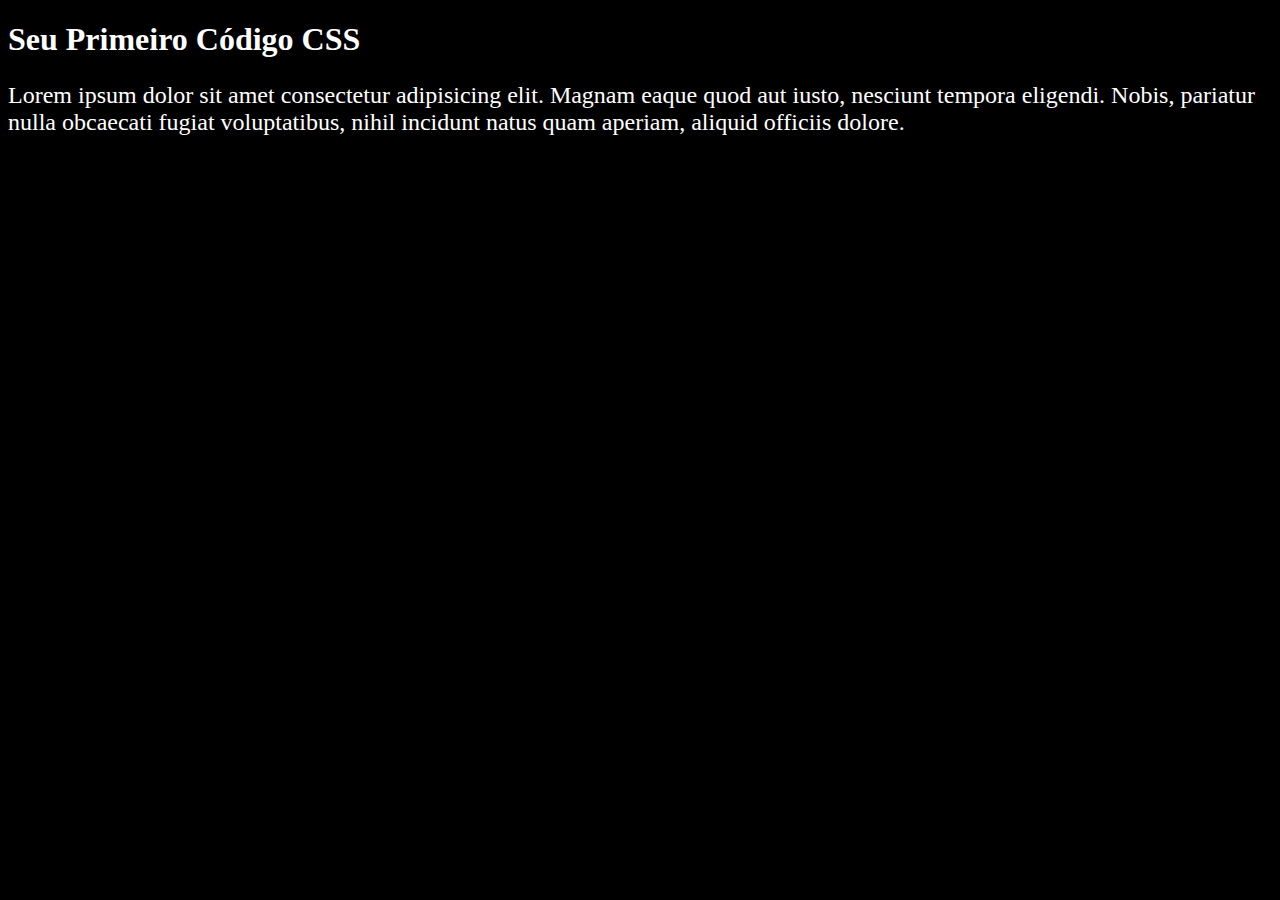
<file: 03-seu-primeiro-css/index.html>
<!DOCTYPE html>
<html lang="pt-br">

<head>
    <meta charset="UTF-8">
    <meta name="viewport" content="width=device-width, initial-scale=1.0">
    <title>Seu Primeiro Código CSS</title>

    <style>
        h1{
            color: white;
        }

    </style>

    <link rel="stylesheet" href="style.css">
</head>

<body style="background-color: black;">
    <h1>Seu Primeiro Código CSS</h1>
    <p>Lorem ipsum dolor sit amet consectetur adipisicing elit. Magnam eaque quod aut iusto, nesciunt tempora eligendi. Nobis, pariatur nulla obcaecati fugiat voluptatibus, nihil incidunt natus quam aperiam, aliquid officiis dolore.</p>
</body>

</html>
</file>
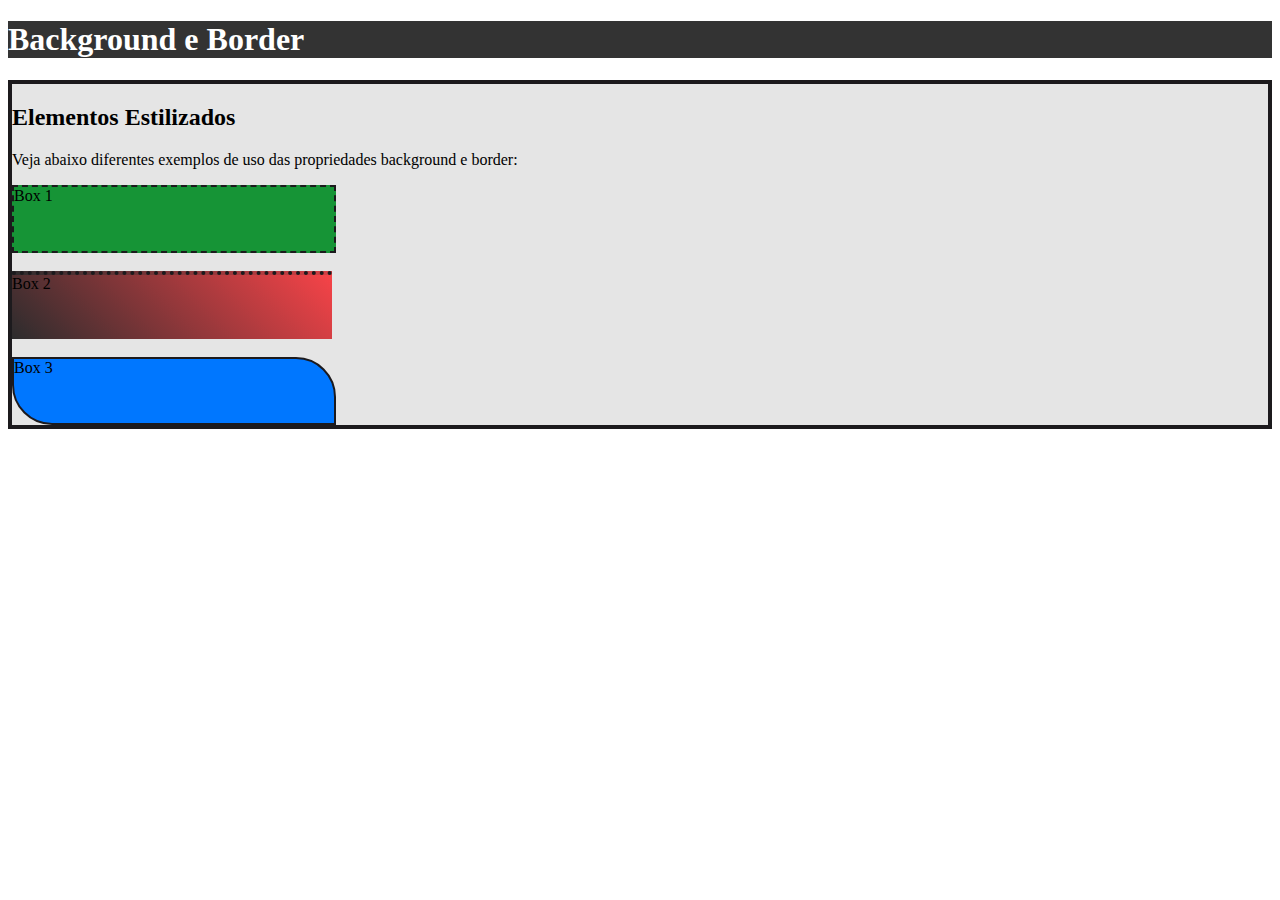
<file: 06-background-e-border/index.html>
<!DOCTYPE html>
<html lang="pt-BR">
<head>
    <meta charset="UTF-8">
    <meta name="viewport" content="width=device-width, initial-scale=1.0">
    <title>Background e Border</title>

    <link rel="stylesheet" href="style.css">
</head>

<body>
    <header>
        <h1>Background e Border</h1>
    </header>

    <main>
        <h2>Elementos Estilizados</h2>
        <p>Veja abaixo diferentes exemplos de uso das propriedades background e border:</p>
        
        <section>
            <div class="box box1">Box 1</div>
            <br>
            <div class="box box2">Box 2</div>
            <br>
            <div class="box box3">Box 3</div>
        </section>
    </main>
</body>
</html>
</file>
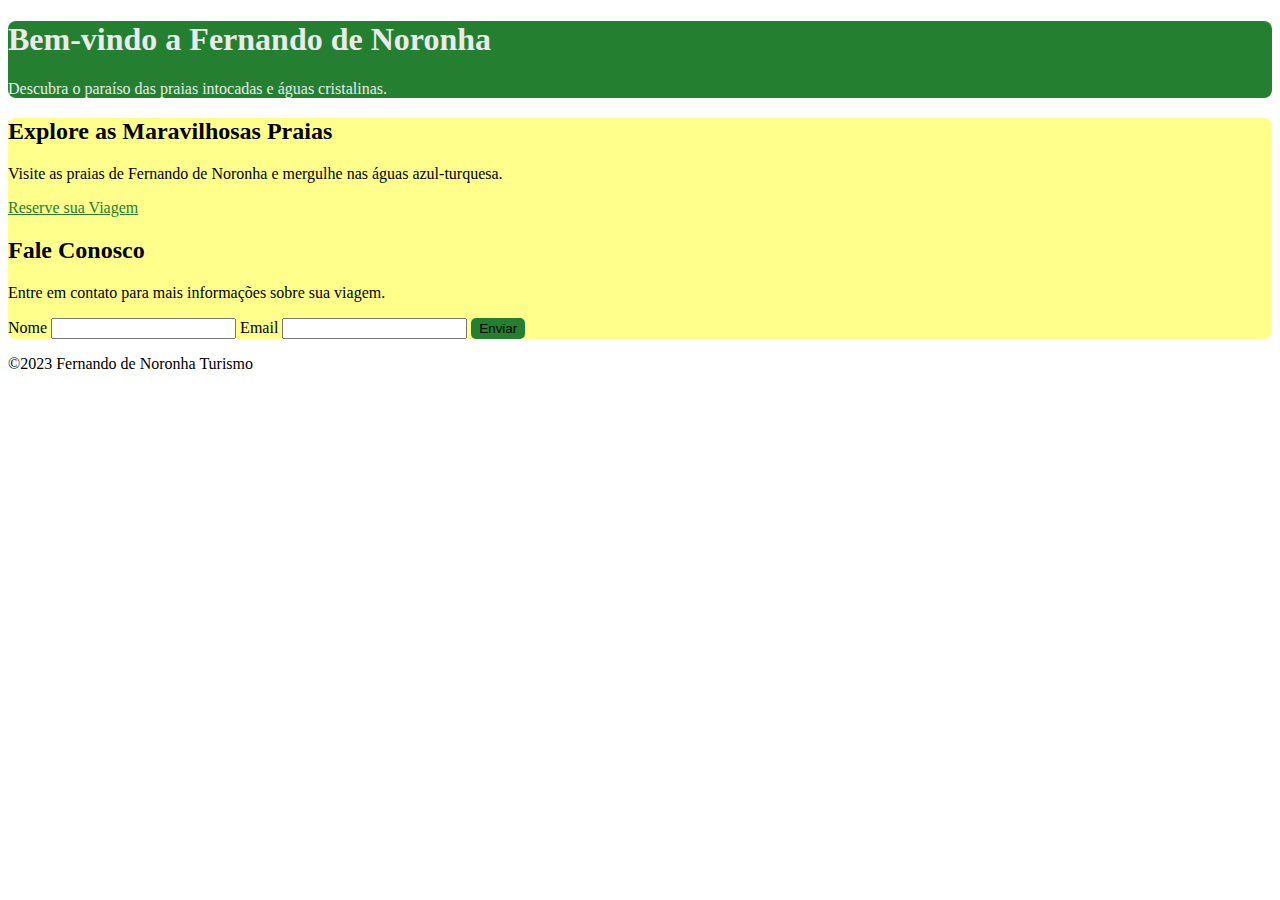
<file: 08-exercicio-01/index.html>
<!DOCTYPE html>
<html lang="pt-BR">
<head>
    <meta charset="UTF-8">
    <meta name="viewport" content="width=device-width, initial-scale=1.0">
    <title>Exercício 01</title>

    <link rel="stylesheet" href="style.css">
</head>

<body>
    <header>
        <h1>Bem-vindo a Fernando de Noronha</h1>
        <p>Descubra o paraíso das praias intocadas e águas cristalinas.</p>
    </header>

    <main>
        <section>
            <h2>Explore as Maravilhosas Praias</h2>
            <p>Visite as praias de Fernando de Noronha e mergulhe nas águas azul-turquesa.</p>
            <a href="#contact">Reserve sua Viagem</a>
        </section>

        <section id="contact">
            <h2>Fale Conosco</h2>
            <p>Entre em contato para mais informações sobre sua viagem.</p>
            <form>
                <label for="name">Nome</label>
                <input type="text" id="name" name="name" required>
                <label for="email">Email</label>
                <input type="email" id="email" name="email" required>
                <button type="submit">Enviar</button>
            </form>
        </section>
    </main>

    <footer>
        <p>&copy;2023 Fernando de Noronha Turismo</p>
    </footer>
</body>
</html>
</file>
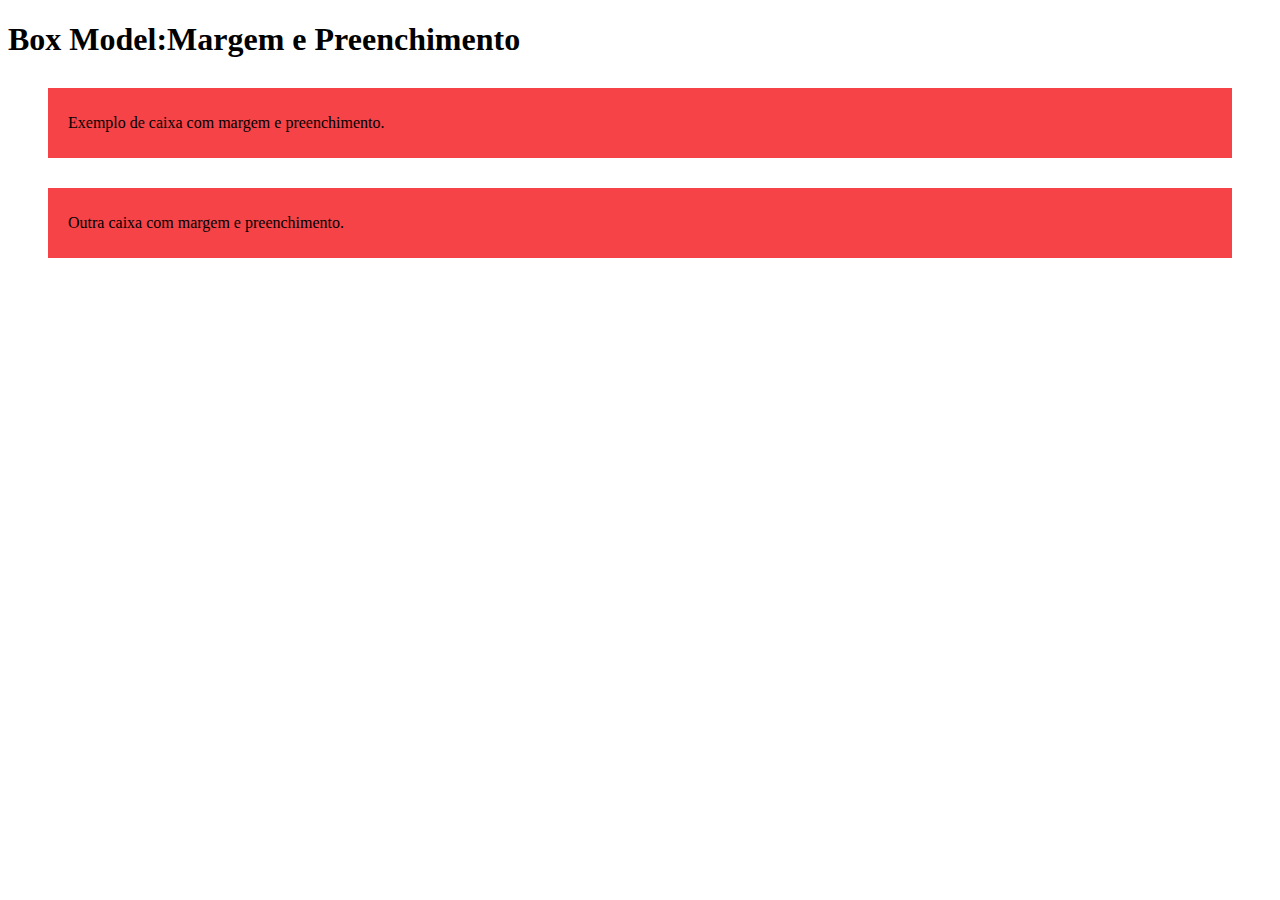
<file: 09-box-model/index.html>
<!DOCTYPE html>
<html lang="pt-BR">
<head>
    <meta charset="UTF-8">
    <meta name="viewport" content="width=device-width, initial-scale=1.0">
    <title>Box Model: Margem e Preenchimento</title>
    <link rel="stylesheet" href="style.css">
</head>

<body>
    <h1>Box Model:Margem e Preenchimento</h1>

    <div class="box box1">
        <p>Exemplo de caixa com margem e preenchimento.</p>
    </div>

    <div class="box box2">
        <p>Outra caixa com margem e preenchimento.</p>
    </div>
</body>
</html>
</file>
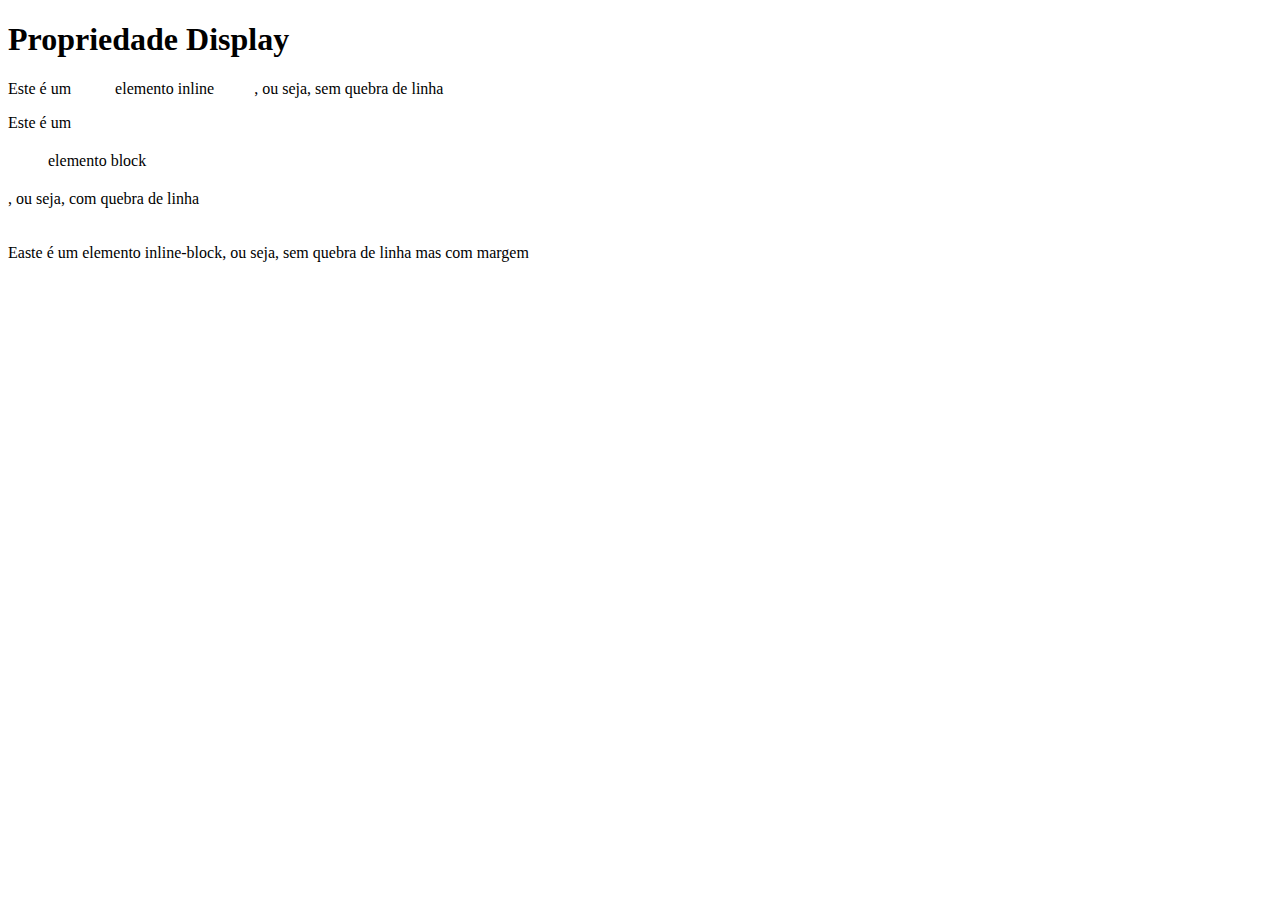
<file: 10-display/index.html>
<!DOCTYPE html>
<html lang="pt-BR">
<head>
    <meta charset="UTF-8">
    <meta name="viewport" content="width=device-width, initial-scale=1.0">
    <title>Display:inline, block e inline-block</title>
    <link rel="stylesheet" href="style.css">
</head>

<body>
    <main>
        <h1>Propriedade Display</h1>

        <p>Este é um <span class="inline">elemento inline</span>, ou seja, sem quebra de linha</p>
        <p>Este é um <span class="block">elemento block</span>, ou seja, com quebra de linha</p>
        <p>Easte é um <span class="inline-block">elemento inline-block</span>, ou seja, sem quebra de linha mas com margem</p>
    </main>
</body>
</html>
</file>
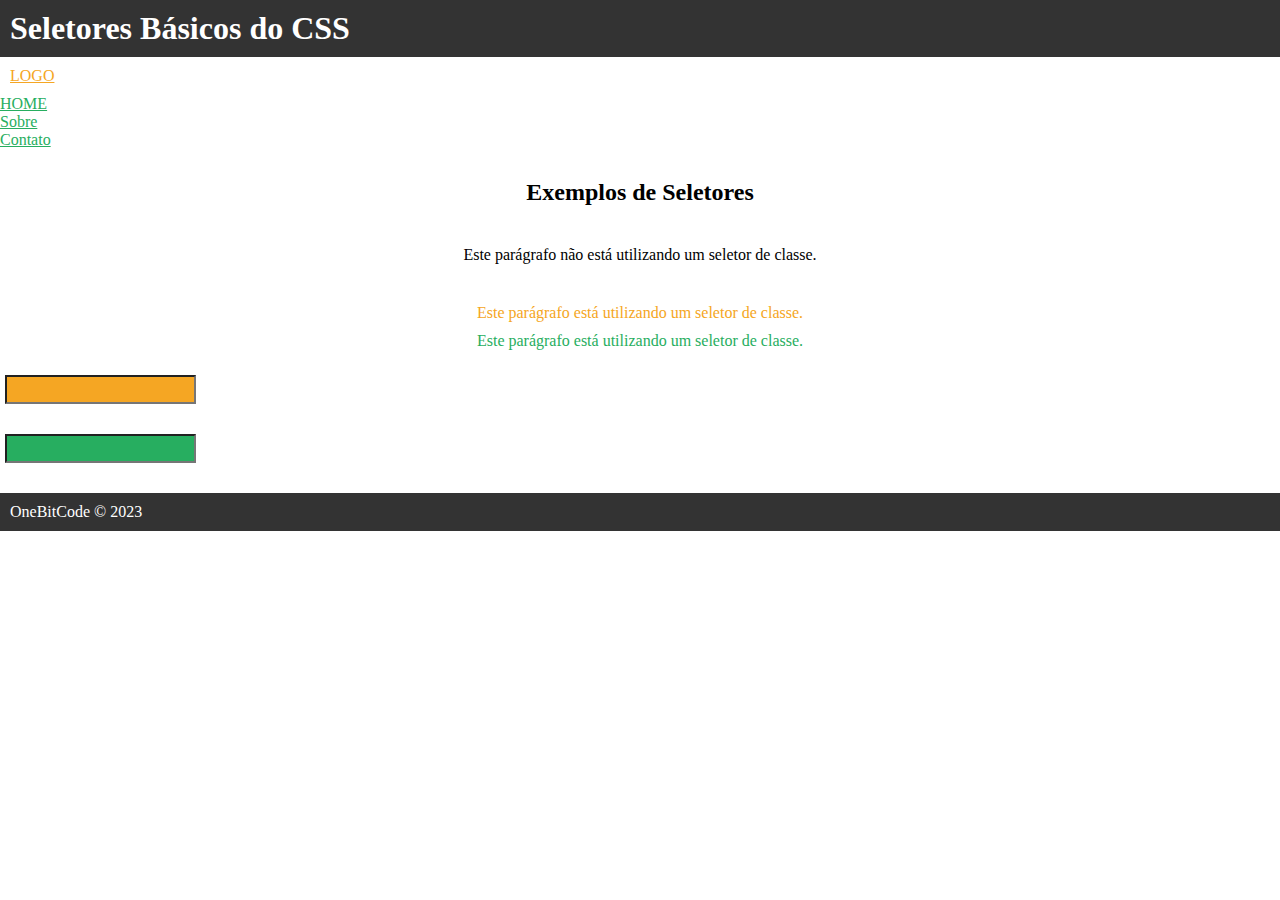
<file: 11-seletores-basicos/index.html>
<!DOCTYPE html>
<html lang="pt-BR">
<head>
    <meta charset="UTF-8">
    <meta name="viewport" content="width=device-width, initial-scale=1.0">
    <title>Seletores Básicos do CSS</title>
    <link rel="stylesheet" href="style.css">
</head>

<body>
    <header>
        <h1>Seletores Básicos do CSS</h1>
    </header>

    <nav>
        <a href="#">LOGO</a>
        <ul>
            <li><a href="#">HOME</a></li>
            <li><a href="#">Sobre</a></li>
            <li><a href="#">Contato</a></li>
        </ul>
    </nav>

    <section id="secao-principal">
        <h2>Exemplos de Seletores</h2>
        <p>Este parágrafo não está utilizando um seletor de classe.</p>
        <p class="laranja">
            Este parágrafo está utilizando um seletor de classe.
        </p>
        <p class="verde">Este parágrafo está utilizando um seletor de classe.</p>
    </section>

    <section>
        <form>
            <input type="text" name="email">
            <input type="password" name="password">
        </form>
    </section>

    <footer>
        <p>OneBitCode &copy; 2023</p>
    </footer>
</body>
</html>
</file>
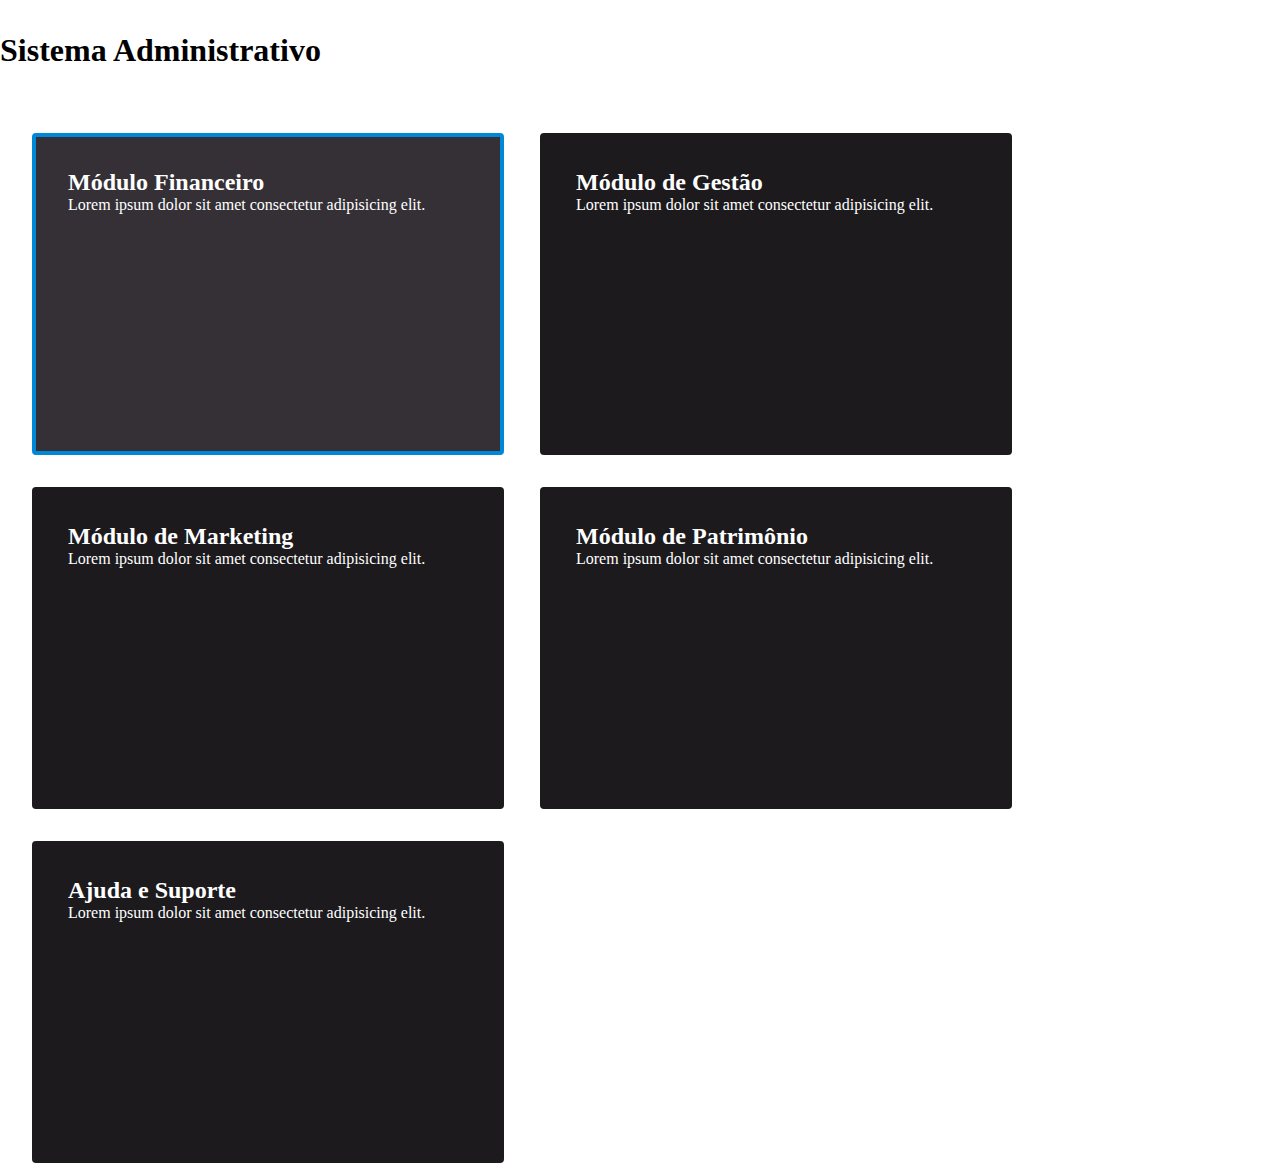
<file: 13-exercício-02/index.html>
<!DOCTYPE html>
<html lang="en">

<head>
    <meta charset="UTF-8">
    <meta name="viewport" content="width=device-width, initial-scale=1.0">
    <title>Exercício 2</title>
    <link rel="stylesheet" href="style.css">
</head>

<body>
    <h1>Sistema Administrativo</h1>

    <ul>
        <li class="selected">
            <h2>Módulo Financeiro</h2>
            <p>Lorem ipsum dolor sit amet consectetur adipisicing elit.</p>
        </li>
        <li class="hidden">
            <h2>Módulo de RH</h2>
            <p>Lorem ipsum dolor sit amet consectetur adipisicing elit.</p>
        </li>
        <li>
            <h2>Módulo de Gestão</h2>
            <p>Lorem ipsum dolor sit amet consectetur adipisicing elit.</p>
        </li>
        <li>
            <h2>Módulo de Marketing</h2>
            <p>Lorem ipsum dolor sit amet consectetur adipisicing elit.</p>
        </li>
        <li>
            <h2>Módulo de Patrimônio</h2>
            <p>Lorem ipsum dolor sit amet consectetur adipisicing elit.</p>
        </li>
        <li>
            <h2>Ajuda e Suporte</h2>
            <p>Lorem ipsum dolor sit amet consectetur adipisicing elit.</p>
        </li>
    </ul>
</body>
</html>
</file>
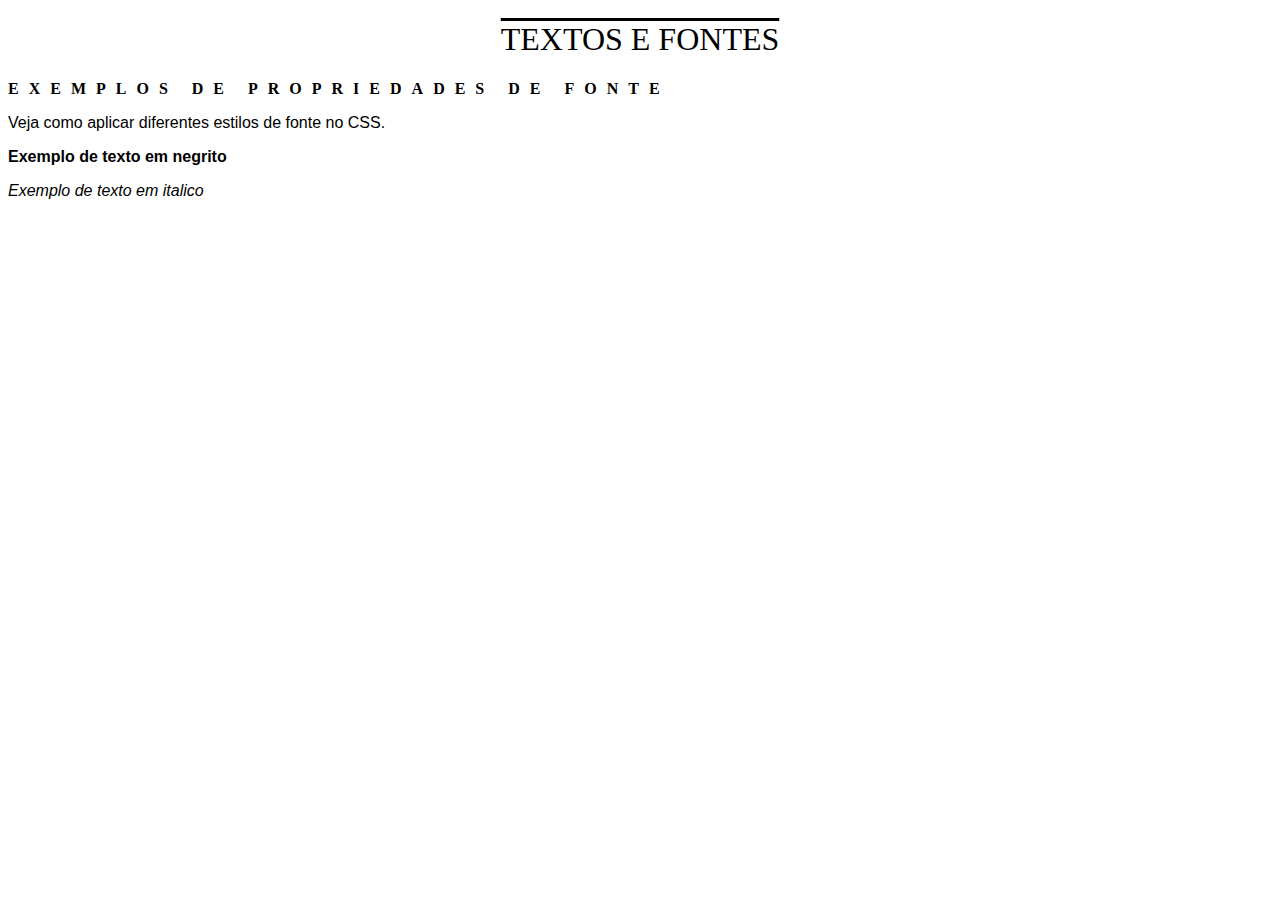
<file: 14-textos-e-fontes/index.html>
<!DOCTYPE html>
<html lang="pt-br">

<head>
    <meta charset="UTF-8">
    <meta name="viewport" content="width=device-width, initial-scale=1.0">
    <link rel="stylesheet" href="style.css">
    <title>Textos e Fontes</title>
</head>

<body>
    <header>
        <h1>Textos e Fontes</h1>
    </header>

    <section>
        <h2>Exemplos de Propriedades de Fonte</h2>
        <p>Veja como aplicar diferentes estilos de fonte no CSS.</p>
        <p class="bold">Exemplo de texto em negrito</p>
        <p class="italic">Exemplo de texto em italico</p>
    </section>
</body>

</html>
</file>
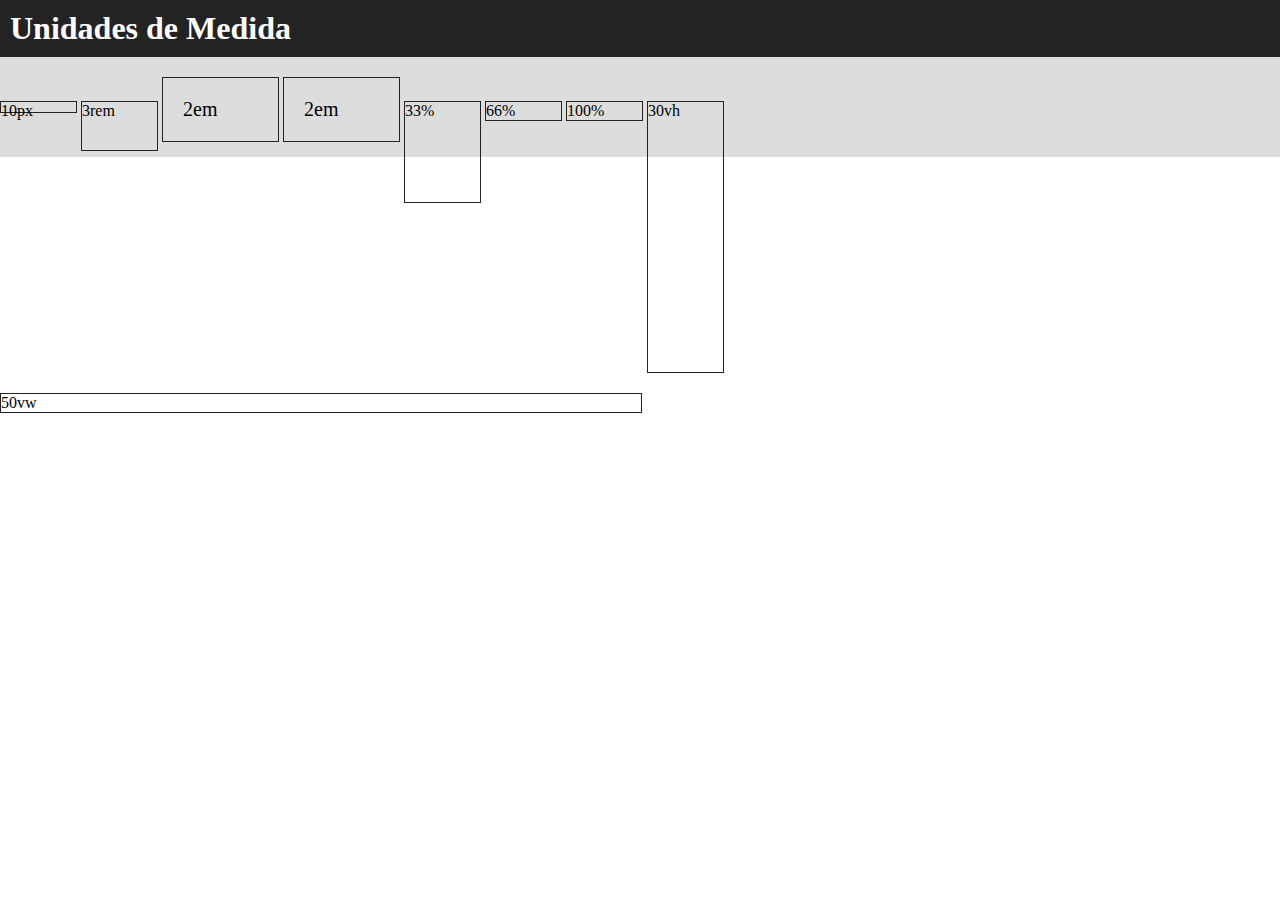
<file: 16-unidade-de-medidas/index.html>
<!DOCTYPE html>
<html lang="pt-br">

<head>
    <meta charset="UTF-8">
    <meta name="viewport" content="width=device-width, initial-scale=1.0">
    <link rel="stylesheet" href="style.css">
    <title>Unidades de Medida</title>
</head>

<body>
    <header>
        <h1>Unidades de Medida</h1>
    </header>

    <section>
        <div class="box px">10px</div>
        <div class="box rem">3rem</div>
        <div class="box em">2em</div>
        <div class="box em big">2em</div>
        <div class="box prcnt-33">33%</div>
        <div class="box prcnt-66">66%</div>
        <div class="box prcnt-100">100%</div>
        <div class="box vh">30vh</div>
        <div class="box vw">50vw</div>
    </section>

</body>

</html>
</file>
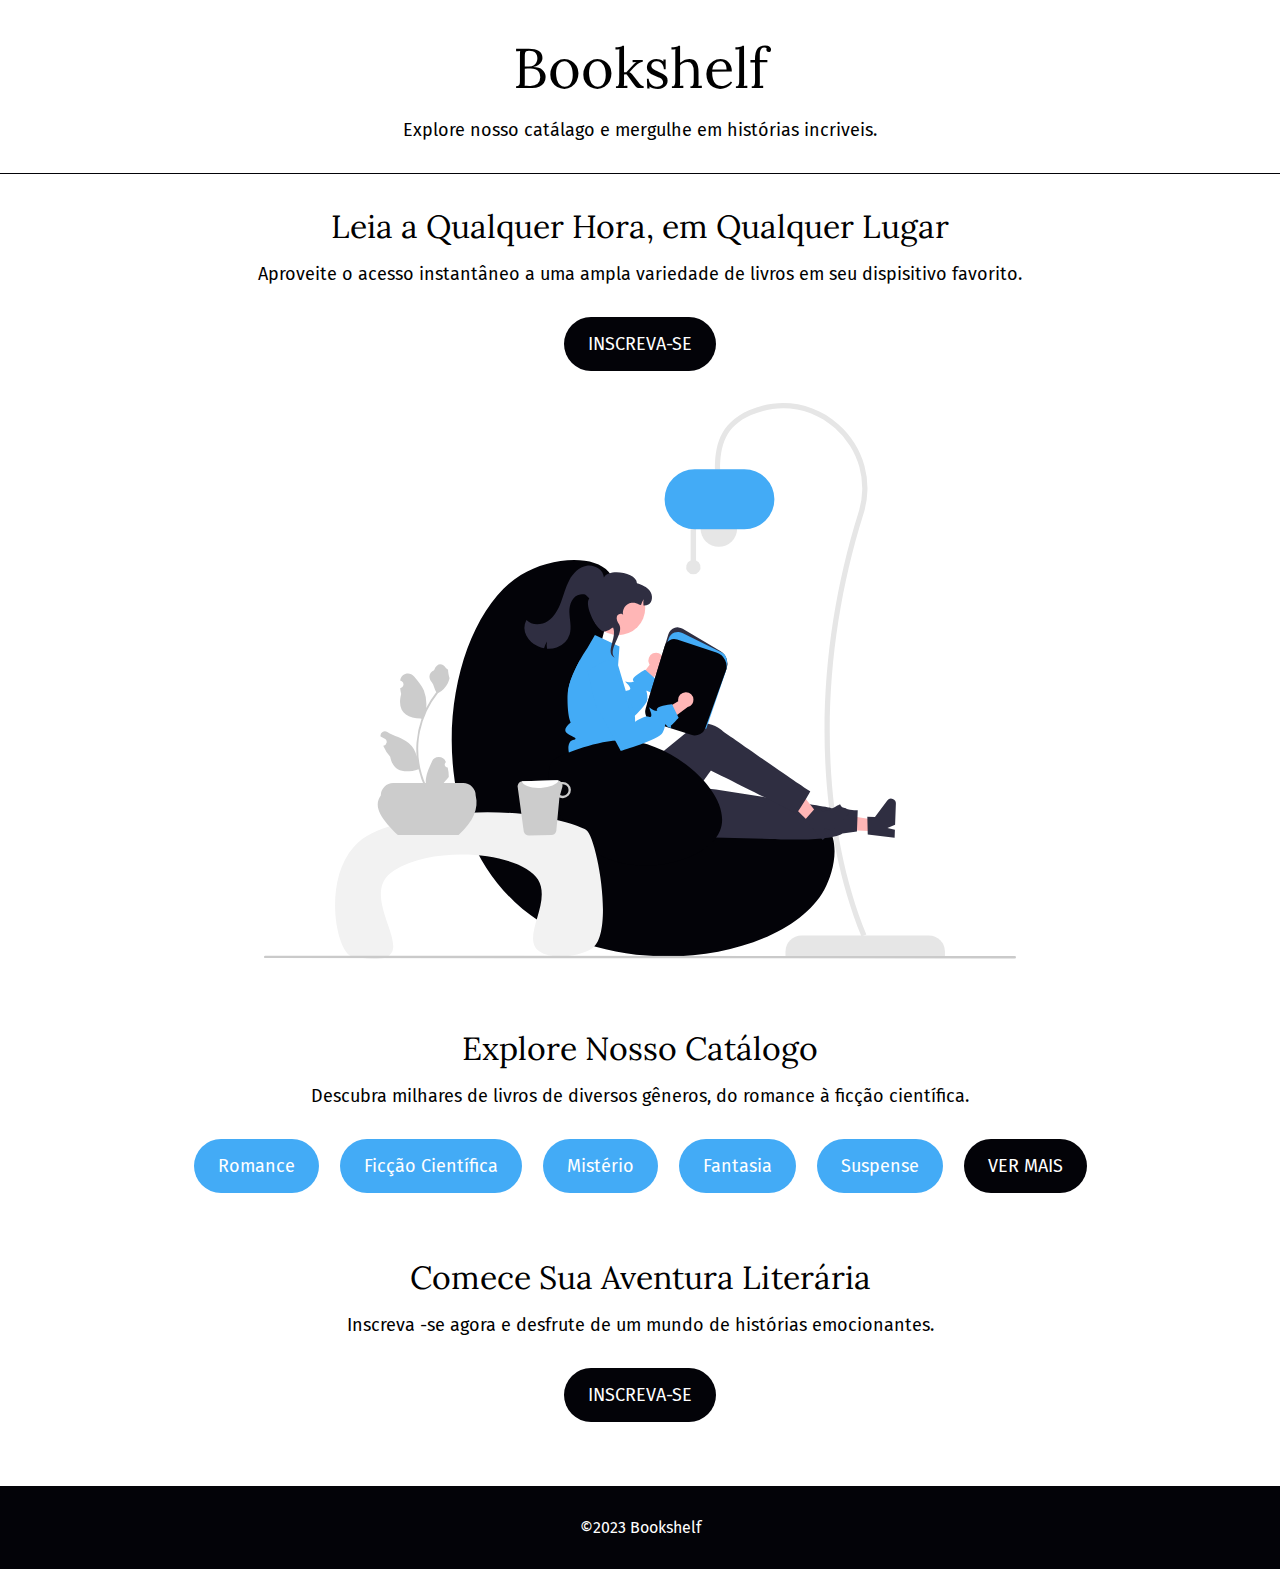
<file: 18-exercicio-03/index.html>
<!DOCTYPE html>
<html lang="pt-BR">
<head>
    <meta charset="UTF-8">
    <meta name="viewport" content="width=device-width, initial-scale=1.0">
    <title>Exercício 03</title>
    <link rel="stylesheet" href="style.css">
    <link rel="preconnect" href="https://fonts.googleapis.com">
    <link rel="preconnect" href="https://fonts.gstatic.com" crossorigin>
    <link href="https://fonts.googleapis.com/css2?family=Fira+Sans:wght@400;700&family=Lora&display=swap" rel="stylesheet">
</head>

<body>
    <header>
        <h1>Bookshelf</h1>
        <p>Explore nosso catálago e mergulhe em histórias incriveis.</p>
    </header>

    <main>
        <section class="feature">
            <h2>Leia a Qualquer Hora, em Qualquer Lugar</h2>
            <p>Aproveite o acesso instantâneo a uma ampla variedade de livros em seu dispisitivo favorito.</p>
            <a href="#" class="cta-button">Inscreva-se</a>
            <img src="Qvf96xBRVbNH1sNAuVuCh55z6vd0dtCROHO8tEVM.svg" alt="Pessoa lendo um livro">
        </section>

        <section class="catalog">
            <h2>Explore Nosso Catálogo</h2>
            <p>Descubra milhares de livros de diversos gêneros, do romance à ficção científica.</p>
            <ul class="genres">
                <li class="genre"><a href="#">Romance</a></li>
                <li class="genre"><a href="#">Ficção Científica</a></li>
                <li class="genre"><a href="#">Mistério</a></li>
                <li class="genre"><a href="#">Fantasia</a></li>
                <li class="genre"><a href="#">Suspense</a></li>
                <li class="see-more"><a href="#">Ver Mais</a></li>
            </ul>
        </section>

        <section class="cta">
            <h2>Comece Sua Aventura Literária</h2>
            <p>Inscreva -se agora e desfrute de um mundo de histórias emocionantes.</p>
            <a href="#" class="cta-button">Inscreva-se</a>
        </section>
    </main>

    <footer>
        <p>&copy;2023 Bookshelf</p>
    </footer>
</body>
</html>
</file>
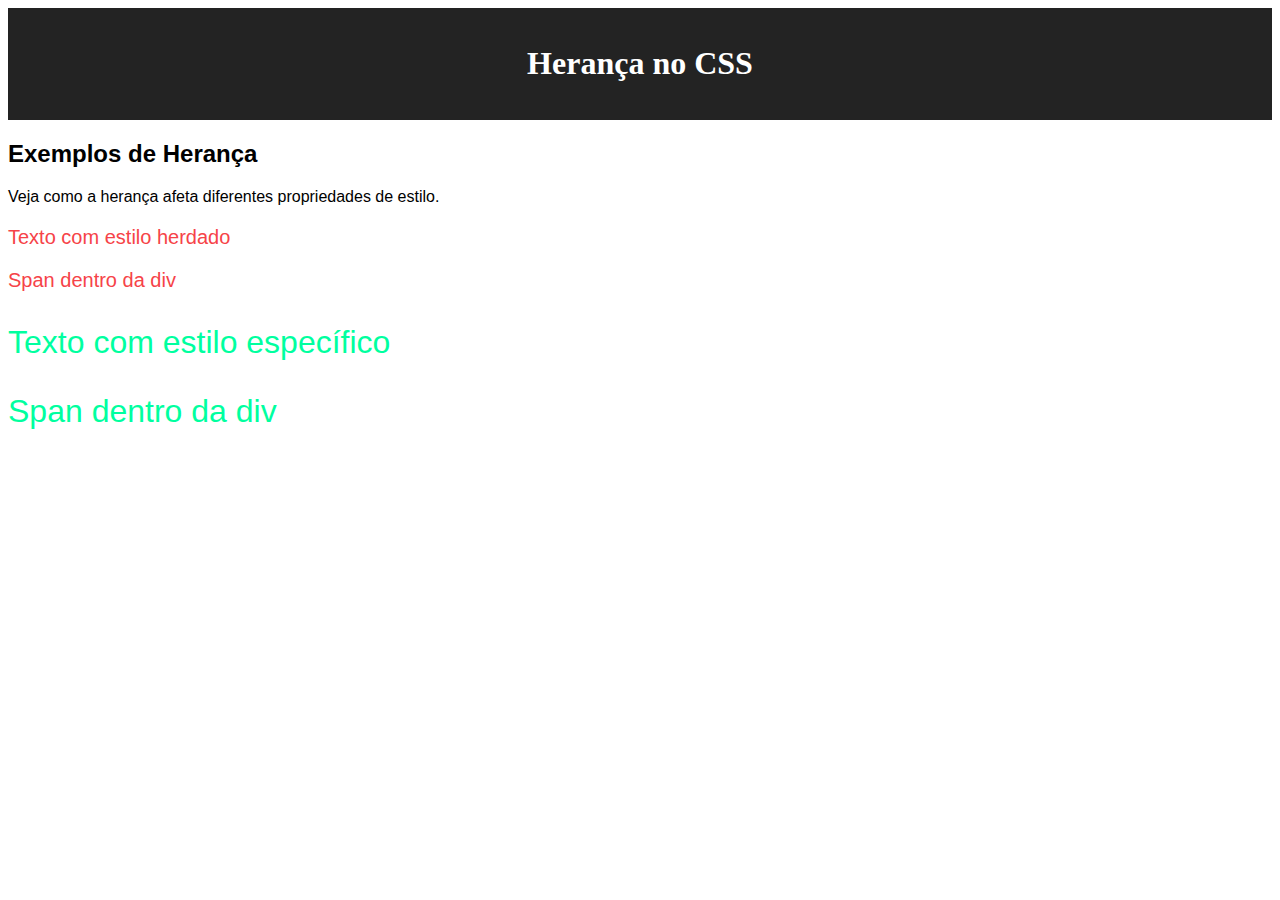
<file: 19-heranca/index.html>
<!DOCTYPE html>
<html lang="pt-br">

<head>
    <meta charset="UTF-8">
    <meta name="viewport" content="width=device-width, initial-scale=1.0">
    <link rel="stylesheet" href="style.css">
    <title>Aula de Herança no CSS</title>
</head>

<body>
    <header>
        <h1>Herança no CSS</h1>
    </header>

    <section>
        <h2>Exemplos de Herança</h2>
        <p>Veja como a herança afeta diferentes propriedades de estilo.</p>
        <div class="parent">
            <p>Texto com estilo herdado</p>
            <span>Span dentro da div</span>
            <div class="child">
                <p>Texto com estilo específico</p>
                <span>Span dentro da div</span>
            </div>
        </div>
    </section>
</body>

</html>
</file>
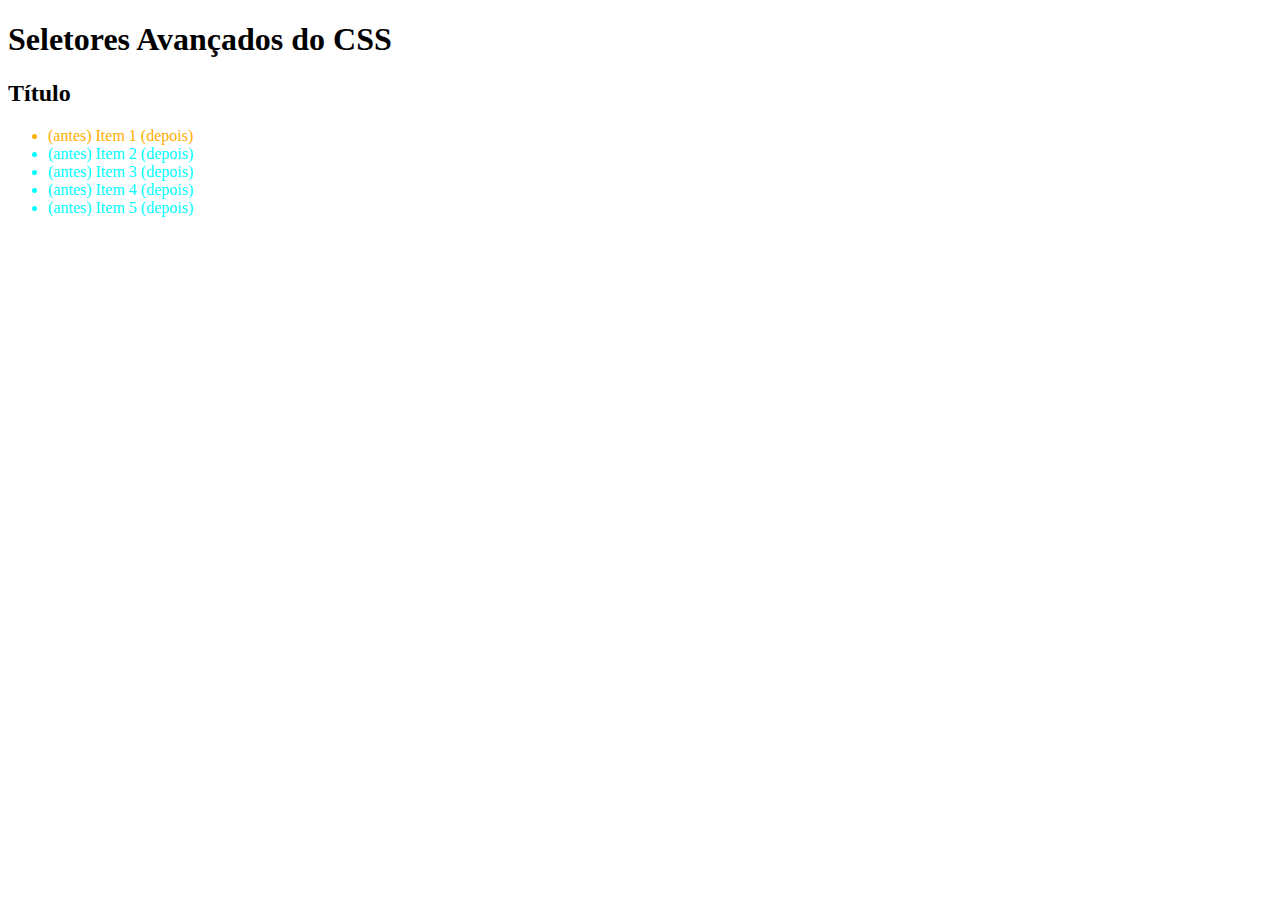
<file: 21-seletores-avancados/index.html>
<!DOCTYPE html>
<html lang="pt-br">

<head>
    <meta charset="UTF-8">
    <meta name="viewport" content="width=device-width, initial-scale=1.0">
    <link rel="stylesheet" href="style.css">
    <title>Seletores Avançados do CSS</title>
</head>

<body>
    <header>
        <h1>Seletores Avançados do CSS</h1>
    </header>

    <section>
        <h2>Título</h2>
        <ul>
            <li>Item 1</li>
            <li>Item 2</li>
            <li>Item 3</li>
            <li>Item 4</li>
            <li>Item 5</li>
        </ul>
    </section>
</body>

</html>
</file>
<file: 03-seu-primeiro-css/style.css>
p{
    color: white;
    font-size: x-large ;
}
</file>
<file: 06-background-e-border/style.css>
body {
    background-image: url("https://codetheweb.blog/assets/img/posts/css-advanced-background-images/cover.jpg");
    background-size: cover;
}

header {
    background-color: #333;
    color: #fff;
}

main {
    background-color: #e5e5e5;
    border-width: 4px;
    border-color: #1c1a1d;
    border-style: solid;
}

.box1 {
    background-color: #169436;
    border: dashed 2px #1c1a1d;
    height: 64px;
    width: 320px;
}

.box2 {
    background-image: linear-gradient(45deg, #2c2c2d, #f64348);
    border-top: 4px dotted #1c1a1d;
    height: 64px;
    width: 320px;
}

.box3 {
    background-color: #0077ff;
    border: 2px solid #1c1a1d;
    border-top-right-radius: 40px;
    border-bottom-left-radius: 40px;
    height: 64px;
    width: 320px;
}
</file>
<file: 08-exercicio-01/style.css>
body{
    background-image: url(https://www.viagenspossiveis.com.br/wp-content/uploads/2013/02/C360_2012-11-19-17-59-02.jpg?_gl=1*177gpmv*_ga*MTA0ODE1ODU3Mi4xNjk0Nzg4MzU5*_ga_37GXT4VGQK*MTY5OTkxODUxMi40Ni4xLjE2OTk5MTg1NDEuMC4wLjA.);
    background-size: cover;
}

header{
    background-color: #248030;
    color: #eaeaea;
    border-radius: 8px;
}

main{
    background-color: #ffff8c;
    border-radius: 8px;
}

a{
    color: #248030;
}

button{
    background-color: #248030;
    border: 2px solid #248030;
    border-radius: 5px;
}

footer{
    background-color: #ffffff;
    border-radius: 5px;
}
</file>
<file: 09-box-model/style.css>
.box {
    background-color: #f64348;
    border: 2x solid #1c1a1d;
}

.box {
    /* margem */
    margin-top: 30px;
    margin-right: 40px;
    margin-bottom: 30px;
    margin-left: 40px;

    /* preechimento */
    padding-top: 10px;
    padding-right: 20px;
    padding-bottom: 10px;
    padding-left: 20px;
}

.box1 {
    box-sizing: content-box;
}

.box2 {
    box-sizing: content-box;
}
</file>
<file: 10-display/style.css>
/* inline: não quebra de linha, largura mínima, apenas aceita margem e preenchimento horizontal*/
.inline{
    display: inline;
    margin-top: 100px;
    margin-bottom: 100px;
    margin-left: 20px;
    margin-right: 20px;
    padding-top: 100px;
    padding-bottom: 100px;
    padding-left: 20px;
    padding-right: 20px;
}

/* block: quebra de linha, largura máxima, aceita margem e preenchimento vertical */
.block{
    display: block;
    margin-top: 10px;
    margin-bottom: 10px;
    margin-left: 20px;
    margin-right: 20px;
    padding-top: 10px;
    padding-bottom: 10px;
    padding-left: 20px;
    padding-right: 20px;
}

/* inline-block: não quebra linha, */
.inline-block{
    display: inline-block;
    margin-top: 10px;
    padding-top: 10px;
}
</file>
<file: 11-seletores-basicos/style.css>
/* seletor universal */
* {
    margin: 0;
    padding: 0;
}

/* seletor de tag */
header, footer {
    background-color: #333;
    color: #fff;
    padding: 10px;
}

/* seletor de elementos aninhados */
nav a {
    color: #27ae60;
}

/* seletor de filhos */
nav > a {
    display: block;
    color: #f5a623;
    padding: 10px;
}

/* seletor de classes */
.laranja {
    color: #f5a623;
}
.verde {
    color: #27ae60;
}

/* seletor de id */
#secao-principal {
    padding: 20px;
    text-align: center;
}

/* combinação de seletores */
#secao-principal > * {
    margin-top: 10px;
}

input {
    display: block;
    padding: 5px;
    margin: 5px;
}

/* seletor de sequência */
input + input {
    margin-top: 30px;
    margin-bottom: 30px;
}
h2 + p {
    padding: 30px;
}

/* seletores de propriedade */
input[name="email"] {
    background-color: #f5a623;
}

input[type="password"] {
    background-color: #27ae60;
}
</file>
<file: 13-exercício-02/style.css>
* {
    margin: 0;
    padding: 0;
}

h1 {
    margin-top: 32px;
    margin-bottom: 32px;
}

li {
    background-color: #1c1a1d;
    border: 4px solid transparent;
    border-radius: 4px;
    color: #fff;
    cursor: pointer;
    display: inline-block;
    margin-top: 32px;
    margin-left: 32px;
    padding: 32px;
    height: 250px;
    width: 400px;
}

.selected {
    background-color: #343036;
    border: 4px solid #0088d8;
}

.hidden {
    display: none;
}
</file>
<file: 14-textos-e-fontes/style.css>
header {
    text-align: center; /* alinhar o testo na tela*/
    text-decoration: overline;/*decorar o texto com linhas */
    text-transform: uppercase;/*colocar como maiuscula ou menuscula*/
  }
  
  h1 {
    font-family: cursive;/*mudar a font*/
    font-weight: 100;/*mudar a espesura da letra*/
  }
  
  h2 {
    font-size: 16px;/*mudar o tamanho da letra*/
    letter-spacing: 10px;/*espaçamento entre uma letra e outra*/
    text-transform: uppercase;
  }
  
  p {
      font-family: sans-serif;/*colocado sem serifa*/
  }
  
  .bold {
    font-weight: 700;/*negrito*/
  }
  
  .italic {
    font-style: italic;/*italico*/
  }
</file>
<file: 16-unidade-de-medidas/style.css>
* {
    margin: 0;
    padding: 0;
}

header {
    background-color: #232323;
    color: #fff;
    padding: 10px;
}

section {
    background-color: #ddd;
    height: 100px;
}

.box {
    border: 1px solid #232323;
    display: inline-block;
    font-size: 16px;
    margin-top: 20px;
    width: 75px;
}

.px {
    height: 10px;
}

/* root element -> 16px * 3 = 48px*/
.rem {
    height: 3rem;
}

.em {
    font-size: 20px;
    padding: 1em;
}

.prcnt-33 {
    height: 33%;
}

.prcnt-33 {
    height: 66%;
}

.prcnt-33 {
    height: 100%;
}

/* viewport height */
.vh {
    height: 30vh;
}

/* viewport width*/
.vw{
    width: 50vw;
}
</file>
<file: 18-exercicio-03/style.css>
* {
    font-family: "Fira Sans", system-ui, -apple-system, BlinkMacSystemFont, 'Segoe UI', Roboto, Oxygen, Ubuntu, Cantarell, 'Open Sans', 'Helvetica Neue', sans-serif;
    margin: 0;
    padding: 0;
}

header {
    border-bottom: 1px solid #030308 ;
    font-size: 1.125rem;
    padding: 2rem 0;
    text-align: center;
}

h1, h2{
    font-family: "Lora", serif;
    font-weight: 400;
}

h1 {
    font-size: 3.5rem;
    margin-bottom: 1rem;
}

h2 {
    font-size: 2rem;
    margin-bottom: 1rem;
}

.feature, .catalog, .cta {
    font-size: 1.125rem;
    padding: 2rem;
    text-align: center;
}

.cta-button {
    background-color: #030308;
    border-radius: 9999px;
    color: #fff;
    display: block;
    margin: 2rem auto;
    padding: 1rem 1.5rem;
    width: fit-content;
    text-transform: uppercase;
    text-decoration: none;
}

.genres > li {  
    display: inline-block;
    margin-top: 2rem;
}

.genres > li + li {
    margin-left: 1rem;
    margin-top: 1rem;
    
}

.genre > a,
.see-more > a{
    background-color: #43abf6;
    border-radius: 9999px;
    color: #fff;
    display: inline-block;
    padding: 1rem 1.5rem;
    text-decoration: none;
}

.see-more > a {
    background-color: #030308;
    text-transform: uppercase;
}

footer {
    background-color: #030308;
    color: #fff;
    font-family: "Lora, serif";
    padding: 2rem;
    text-align: center;
}
</file>
<file: 19-heranca/style.css>
header {
    background-color: #232323;
    color: #fff;
    text-align: center;
    padding: 1rem;
}

body {
    font-family: Arial, Helvetica, sans-serif;
}

header {
    background-color: #232323;
    color: #fff;
    text-align: center;
    padding: 1rem;
}

h1 {
    font-family: serif;
}

.parent {
    font-size: 1.25rem;
    color: #f64348;
}

.child {
    font-size: 2rem;
    color: #00ff9f;
}
</file>
<file: 21-seletores-avancados/style.css>
li:nth-child(2) {
    color: #f00;
}

li:nth-child(3n) {
    color: #00f;
}

li:hover {
    background-color: #999;
}

li::before {
    content: "(antes) ";
  }
  
  li::after {
    content: " (depois)";
  }

li:first-child {
    color: rgb(255, 174, 0);
}

li:last-child {
    color: rgb(255, 0, 179);
}

li:not(:first-child) {
    color: rgb(0, 255, 255);
}
</file>
